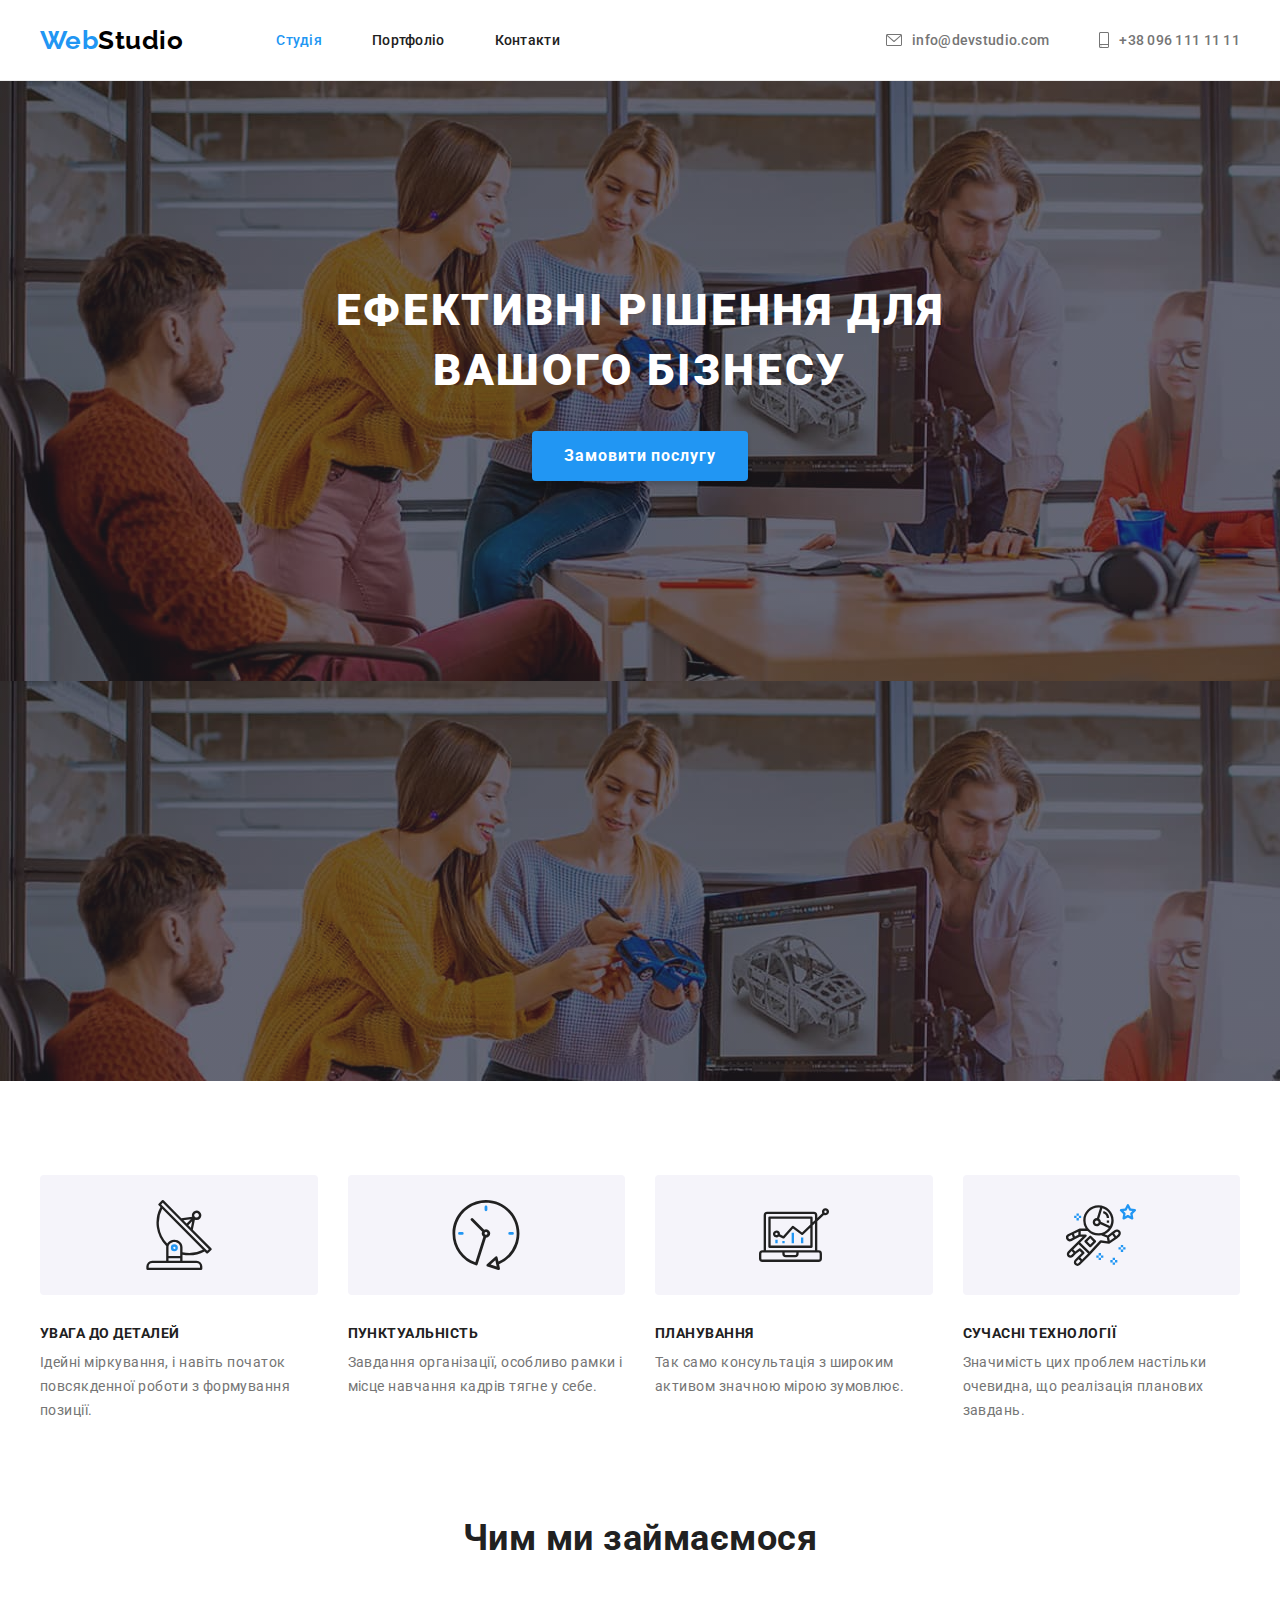
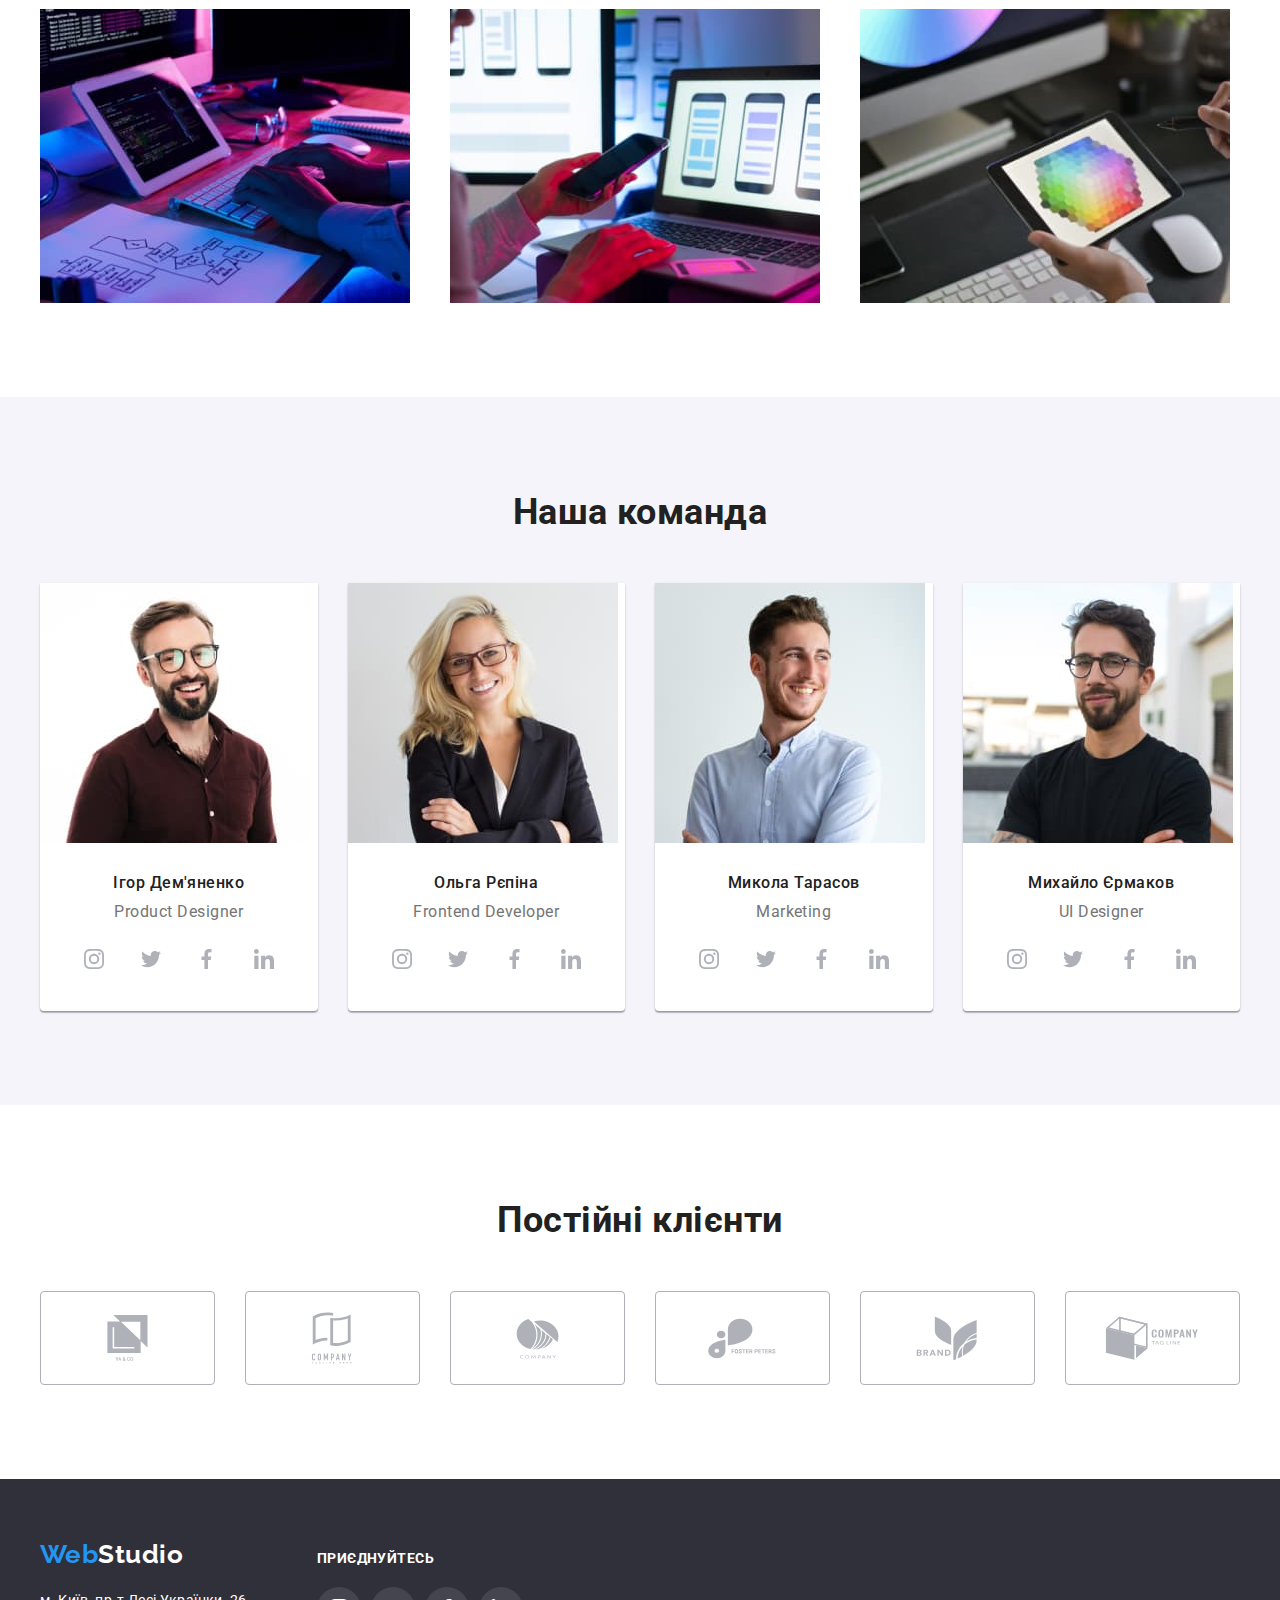
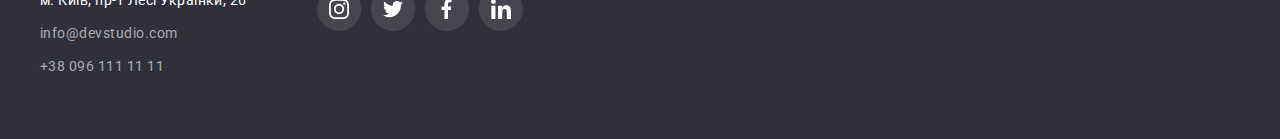
<file: index.html>
<!DOCTYPE html>

<html lang="uk">
  <head>
    <meta charset="UTF-8" />
    <meta http-equiv="X-UA-Compatible" content="IE=edge" />
    <meta name="viewport" content="width=device-width, initial-scale=1.0" />
    <link
      rel="stylesheet"
      href="https://cdnjs.cloudflare.com/ajax/libs/modern-normalize/1.1.0/modern-normalize.min.css"
      integrity="sha512-wpPYUAdjBVSE4KJnH1VR1HeZfpl1ub8YT/NKx4PuQ5NmX2tKuGu6U/JRp5y+Y8XG2tV+wKQpNHVUX03MfMFn9Q=="
      crossorigin="anonymous"
      referrerpolicy="no-referrer" />
    <link rel="stylesheet" href="./css/style.css" />
    <link rel="preconnect" href="https://fonts.googleapis.com" />
    <link rel="preconnect" href="https://fonts.gstatic.com" crossorigin />
    <link
      href="https://fonts.googleapis.com/css2?family=Raleway:wght@700&family=Roboto:wght@400;500;700;900&display=swap"
      rel="stylesheet" />
    <title>Студія веб розробки WebStudio</title>
  </head>

  <body class="page">
    <header class="header">
      <div class="container header-container">
        <nav class="header-nav">
          <a class="logo link header-logo" href="./index.html" lang="en"
            ><span class="logo--accent">Web</span
            ><span class="logo--dark">Studio</span></a
          >
          <ul class="list header-list">
            <li class="header-item">
              <a class="link header-link current" href="./index.html">Студія</a>
            </li>
            <li class="header-item">
              <a class="link header-link" href="./portfolio.html">Портфоліо</a>
            </li>
            <li class="header-item">
              <a class="link header-link" href="#">Контакти</a>
            </li>
          </ul>
        </nav>
        <ul class="list header-list">
          <li class="header-item">
            <a
              class="link header-link header-link-contacts"
              href="mailto:info@devstudio.com">
              <svg class="header-icon" width="16" height="12">
                <use href="./images/icons.svg#envelope"></use>
              </svg>
              info@devstudio.com
            </a>
          </li>
          <li class="header-item">
            <a
              class="link header-link header-link-contacts"
              href="tel:+380961111111">
              <svg class="header-icon" width="10px" height="16px">
                <use href="./images/icons.svg#smartphone"></use>
              </svg>
              +38 096 111 11 11
            </a>
          </li>
        </ul>
      </div>
    </header>
    <main>
      <!-- Hero block -->
      <section class="section section-hero">
        <div class="container hero">
          <h1 class="page-title">Ефективні рішення для вашого бізнесу</h1>
          <button class="btn main-btn" type="button">Замовити послугу</button>
        </div>
      </section>

      <!-- Features -->
      <section class="section">
        <div class="container features">
          <h2 class="visually-hidden">Наші переваги</h2>
          <ul class="list features-list card-set">
            <li class="features-item card-set-item">
              <div class="feature-icon">
                <svg width="70px" height="70px">
                  <use href="./images/icons.svg#antenna"></use>
                </svg>
              </div>
              <h3 class="feature-heading">Увага до деталей</h3>
              <p class="feature-text">
                Ідейні міркування, і навіть початок повсякденної роботи з
                формування позиції.
              </p>
            </li>
            <li class="features-item card-set-item">
              <div class="feature-icon">
                <svg width="70px" height="70px">
                  <use href="./images/icons.svg#clock"></use>
                </svg>
              </div>
              <h3 class="feature-heading">Пунктуальність</h3>
              <p class="feature-text">
                Завдання організації, особливо рамки і місце навчання кадрів
                тягне у себе.
              </p>
            </li>
            <li class="features-item card-set-item">
              <div class="feature-icon">
                <svg width="70px" height="70px">
                  <use href="./images/icons.svg#diagram"></use>
                </svg>
              </div>
              <h3 class="feature-heading">Планування</h3>
              <p class="feature-text">
                Так само консультація з широким активом значною мірою зумовлює.
              </p>
            </li>
            <li class="features-item card-set-item">
              <div class="feature-icon">
                <svg width="70px" height="70px">
                  <use href="./images/icons.svg#astronaut"></use>
                </svg>
              </div>
              <h3 class="feature-heading">Сучасні технології</h3>
              <p class="feature-text">
                Значимість цих проблем настільки очевидна, що реалізація
                планових завдань.
              </p>
            </li>
          </ul>
        </div>
      </section>

      <!-- Projects -->
      <section class="section section-projects">
        <div class="container projects">
          <h2 class="section-title">Чим ми займаємося</h2>
          <ul class="list projects-list card-set">
            <li class="projects-item card-set-item">
              <img
                src="./images/home/project-1.jpg"
                alt="Людина працює за комп'ютером"
                width="370"
                height="294" />
            </li>
            <li class="projects-item card-set-item">
              <img
                src="./images/home/project-2.jpg"
                alt="Людина тримає мобільний"
                class="projects-item"
                width="370"
                height="294" />
            </li>
            <li class="projects-item card-set-item">
              <img
                src="./images/home/project-3.jpg"
                alt="Людина тримає в руках планшет"
                width="370"
                height="294" />
            </li>
          </ul>
        </div>
      </section>

      <!-- Team -->
      <section class="section section-team">
        <div class="container team">
          <h2 class="section-title">Наша команда</h2>
          <ul class="list team-list card-set">
            <li class="card-set-item team-item">
              <img
                class="team-img"
                src="./images/home/igor-demjanko-opt.jpg"
                alt="Фото Ігоря Дем'яненко"
                width="270"
                height="260" />
              <div class="team-text">
                <h3 class="team-heading">Ігор Дем'яненко</h3>
                <p class="team-desc" lang="en">Product Designer</p>
                <ul class="list social-list">
                  <li class="social-item">
                    <a href="" class="link team-social-link social-link">
                      <svg class="team-social-icon" width="20px" height="20px">
                        <use href="./images/icons.svg#instagram"></use>
                      </svg>
                    </a>
                  </li>
                  <li class="social-item">
                    <a href="" class="link team-social-link social-link">
                      <svg class="team-social-icon" width="20px" height="20px">
                        <use href="./images/icons.svg#twitter"></use>
                      </svg>
                    </a>
                  </li>
                  <li class="social-item">
                    <a href="" class="link team-social-link social-link">
                      <svg class="team-social-icon" width="20px" height="20px">
                        <use href="./images/icons.svg#fb"></use>
                      </svg>
                    </a>
                  </li>
                  <li class="social-item">
                    <a href="" class="link team-social-link social-link">
                      <svg class="team-social-icon" width="20px" height="20px">
                        <use href="./images/icons.svg#linkedin"></use>
                      </svg>
                    </a>
                  </li>
                </ul>
              </div>
            </li>
            <li class="card-set-item team-item">
              <img
                class="team-img"
                src="./images/home/olga-repina-opt.jpg"
                alt="Фото Ольги Рєпіної"
                width="270"
                height="260" />
              <div class="team-text">
                <h3 class="team-heading">Ольга Рєпіна</h3>
                <p class="team-desc" lang="en">Frontend Developer</p>
                <ul class="list social-list">
                  <li class="social-item">
                    <a href="" class="link team-social-link social-link">
                      <svg class="team-social-icon" width="20px" height="20px">
                        <use href="./images/icons.svg#instagram"></use>
                      </svg>
                    </a>
                  </li>
                  <li class="social-item">
                    <a href="" class="link team-social-link social-link">
                      <svg class="team-social-icon" width="20px" height="20px">
                        <use href="./images/icons.svg#twitter"></use>
                      </svg>
                    </a>
                  </li>
                  <li class="social-item">
                    <a href="" class="link team-social-link social-link">
                      <svg class="team-social-icon" width="20px" height="20px">
                        <use href="./images/icons.svg#fb"></use>
                      </svg>
                    </a>
                  </li>
                  <li class="social-item">
                    <a href="" class="link team-social-link social-link">
                      <svg class="team-social-icon" width="20px" height="20px">
                        <use href="./images/icons.svg#linkedin"></use>
                      </svg>
                    </a>
                  </li>
                </ul>
              </div>
            </li>
            <li class="card-set-item team-item">
              <img
                class="team-img"
                src="./images/home/mykola-tarasov-opt.jpg"
                alt="Фото Микола Тарасов"
                width="270"
                height="260" />
              <div class="team-text">
                <h3 class="team-heading">Микола Тарасов</h3>
                <p class="team-desc" lang="en">Marketing</p>
                <ul class="list social-list">
                  <li class="social-item">
                    <a href="" class="link team-social-link social-link">
                      <svg class="team-social-icon" width="20px" height="20px">
                        <use href="./images/icons.svg#instagram"></use>
                      </svg>
                    </a>
                  </li>
                  <li class="social-item">
                    <a href="" class="link team-social-link social-link">
                      <svg class="team-social-icon" width="20px" height="20px">
                        <use href="./images/icons.svg#twitter"></use>
                      </svg>
                    </a>
                  </li>
                  <li class="social-item">
                    <a href="" class="link team-social-link social-link">
                      <svg class="team-social-icon" width="20px" height="20px">
                        <use href="./images/icons.svg#fb"></use>
                      </svg>
                    </a>
                  </li>
                  <li class="social-item">
                    <a href="" class="link team-social-link social-link">
                      <svg class="team-social-icon" width="20px" height="20px">
                        <use href="./images/icons.svg#linkedin"></use>
                      </svg>
                    </a>
                  </li>
                </ul>
              </div>
            </li>
            <li class="card-set-item team-item">
              <img
                class="team-img"
                src="./images/home/myhajlo-yermakov-opt.jpg"
                alt="Фото Михайло Єрмаков"
                width="270"
                height="260" />
              <div class="team-text">
                <h3 class="team-heading">Михайло Єрмаков</h3>
                <p class="team-desc" lang="en">UI Designer</p>
                <ul class="list social-list">
                  <li class="social-item">
                    <a href="" class="link team-social-link social-link">
                      <svg class="team-social-icon" width="20px" height="20px">
                        <use href="./images/icons.svg#instagram"></use>
                      </svg>
                    </a>
                  </li>
                  <li class="social-item">
                    <a href="" class="link team-social-link social-link">
                      <svg class="team-social-icon" width="20px" height="20px">
                        <use href="./images/icons.svg#twitter"></use>
                      </svg>
                    </a>
                  </li>
                  <li class="social-item">
                    <a href="" class="link team-social-link social-link">
                      <svg class="team-social-icon" width="20px" height="20px">
                        <use href="./images/icons.svg#fb"></use>
                      </svg>
                    </a>
                  </li>
                  <li class="social-item">
                    <a href="" class="link team-social-link social-link">
                      <svg class="team-social-icon" width="20px" height="20px">
                        <use href="./images/icons.svg#linkedin"></use>
                      </svg>
                    </a>
                  </li>
                </ul>
              </div>
            </li>
          </ul>
        </div>
      </section>

      <!-- /*----------  Our clients section  ----------*/ -->
      <section class="section section-clients">
        <div class="container clients">
          <h2 class="section-title">Постійні клієнти</h2>
          <ul class="list clients-list card-set">
            <li class="clients-item card-set-item">
              <a href="#" class="link clients-link">
                <svg class="clients-icon" height="46px" width="41px">
                  <use href="./images/icons.svg#company-0"></use>
                </svg>
              </a>
            </li>
            <li class="clients-item card-set-item">
              <a href="#" class="link clients-link">
                <svg class="clients-icon" width="40px" height="52px">
                  <use href="./images/icons.svg#company-1"></use>
                </svg>
              </a>
            </li>
            <li class="clients-item card-set-item">
              <a href="#" class="link clients-link">
                <svg class="clients-icon" width="43px" height="41px">
                  <use href="./images/icons.svg#company-2"></use>
                </svg>
              </a>
            </li>
            <li class="clients-item card-set-item">
              <a href="#" class="link clients-link">
                <svg class="clients-icon" width="84px" height="41px">
                  <use href="./images/icons.svg#company-3"></use>
                </svg>
              </a>
            </li>
            <li class="clients-item card-set-item">
              <a href="#" class="link clients-link">
                <svg class="clients-icon" width="62px" height="45px">
                  <use href="./images/icons.svg#company-4"></use>
                </svg>
              </a>
            </li>
            <li class="clients-item card-set-item">
              <a href="#" class="link clients-link">
                <svg class="clients-icon" width="94px" height="44px">
                  <use href="./images/icons.svg#company-5"></use>
                </svg>
              </a>
            </li>
          </ul>
        </div>
      </section>
    </main>
    <footer class="footer">
      <div class="container footer-container">
        <div class="footer-column footer-contacts">
          <a class="link logo" href="./index.html" lang="en"
            ><span class="logo--accent">Web</span
            ><span class="logo--contrast">Studio</span></a
          >
          <address class="footer-address">
            <ul class="list footer-list">
              <li class="footer-item">
                <a
                  class="link footer-link map-link"
                  href="https://goo.gl/maps/CPtrU1FHBa2aNyZL9"
                  target="_blank"
                  rel="noopener noreferrer nofollow"
                  >м. Київ, пр-т Лесі Українки, 26</a
                >
              </li>
              <li class="footer-item">
                <a
                  class="link footer-link footer-link-contacts"
                  href="mailto:info@devstudio.com"
                  >info@devstudio.com</a
                >
              </li>
              <li class="footer-item">
                <a
                  class="link footer-link footer-link-contacts"
                  href="tel:+380961111111"
                  >+38 096 111 11 11</a
                >
              </li>
            </ul>
          </address>
        </div>
        <div class="footer-column">
          <h2 class="footer-heading">Приєднуйтесь</h2>
          <ul class="list social-list">
            <li class="social-item">
              <a href="#" class="link social-link footer-social-link">
                <svg class="footer-social-icon" width="20px" height="20px">
                  <use href="./images/icons.svg#instagram"></use>
                </svg>
              </a>
            </li>
            <li class="social-item">
              <a href="#" class="link social-link footer-social-link">
                <svg class="footer-social-icon" width="20px" height="20px">
                  <use href="./images/icons.svg#twitter"></use>
                </svg>
              </a>
            </li>
            <li class="social-item">
              <a href="#" class="link social-link footer-social-link">
                <svg class="footer-social-icon" width="20px" height="20px">
                  <use href="./images/icons.svg#fb"></use>
                </svg>
              </a>
            </li>
            <li class="social-item">
              <a href="#" class="link social-link footer-social-link">
                <svg class="footer-social-icon" width="20px" height="20px">
                  <use href="./images/icons.svg#linkedin"></use>
                </svg>
              </a>
            </li>
          </ul>
        </div>
      </div>
    </footer>
  </body>
</html>
</file>
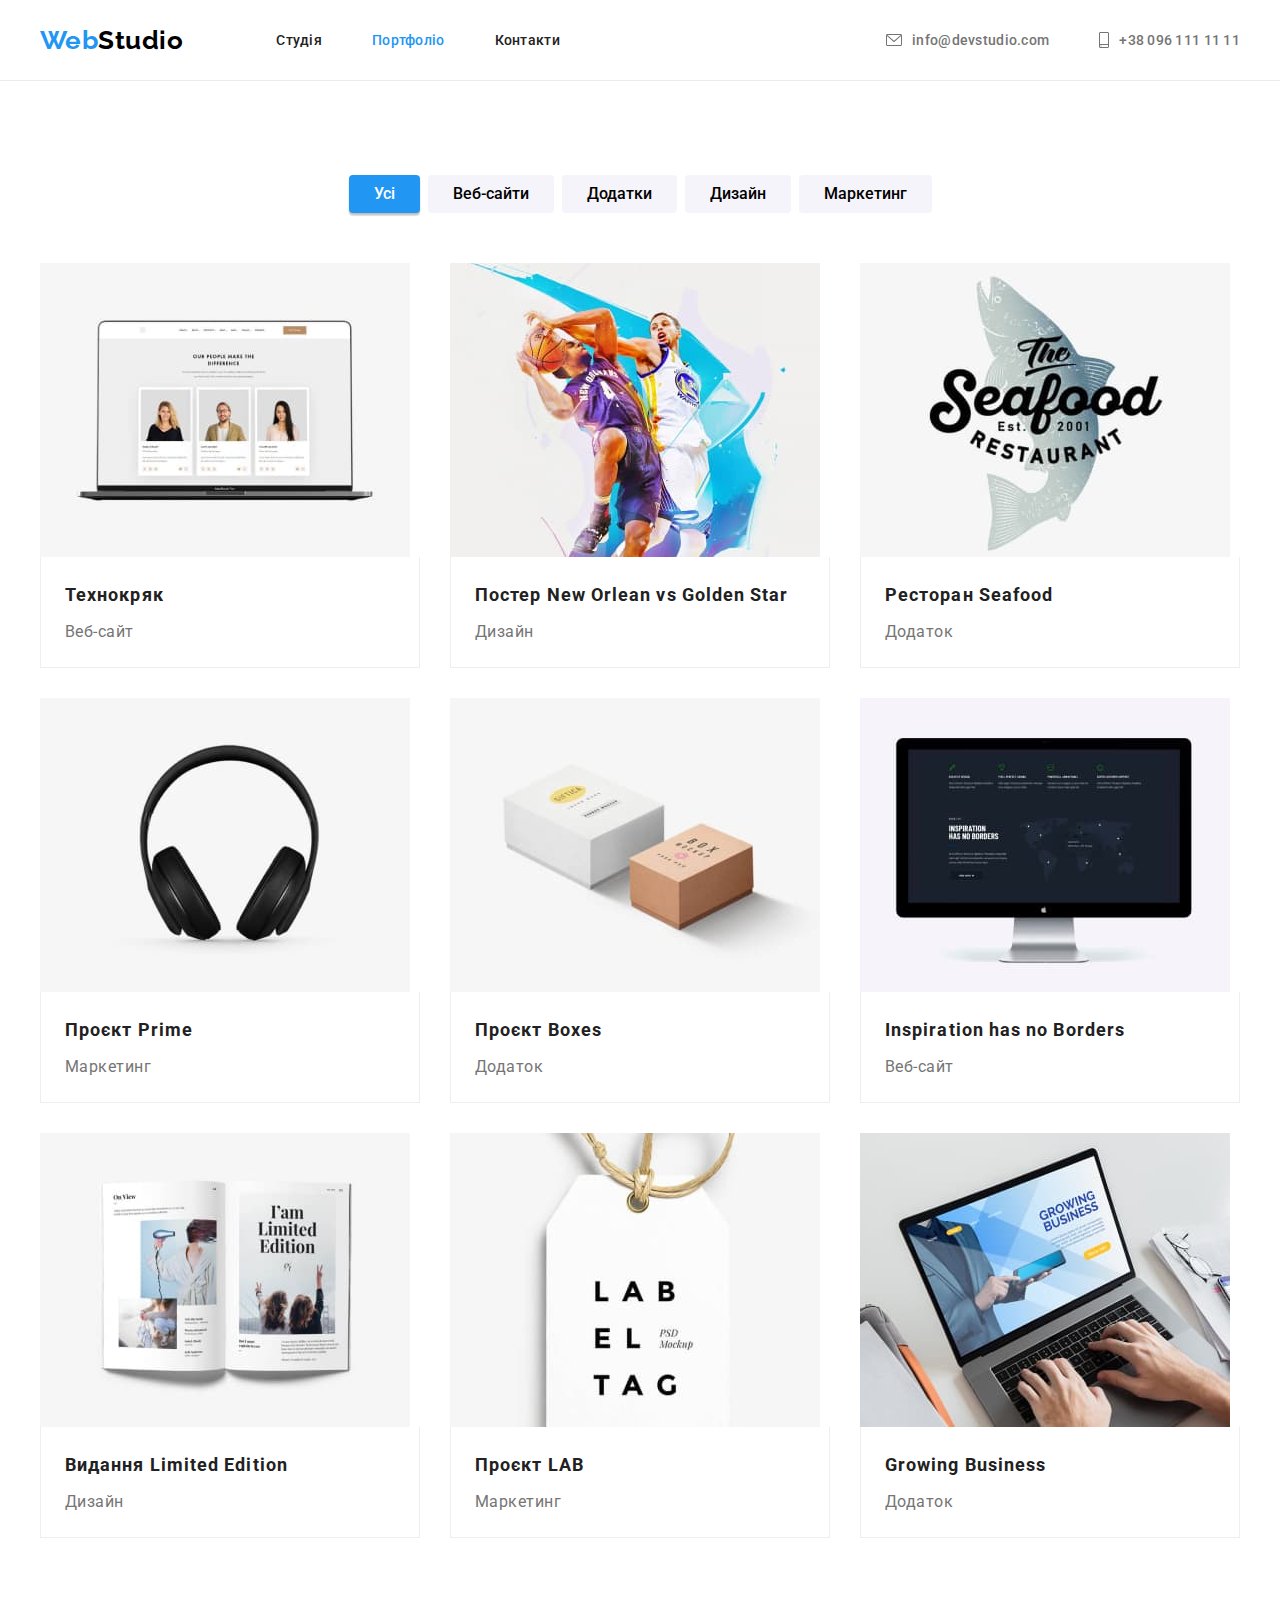
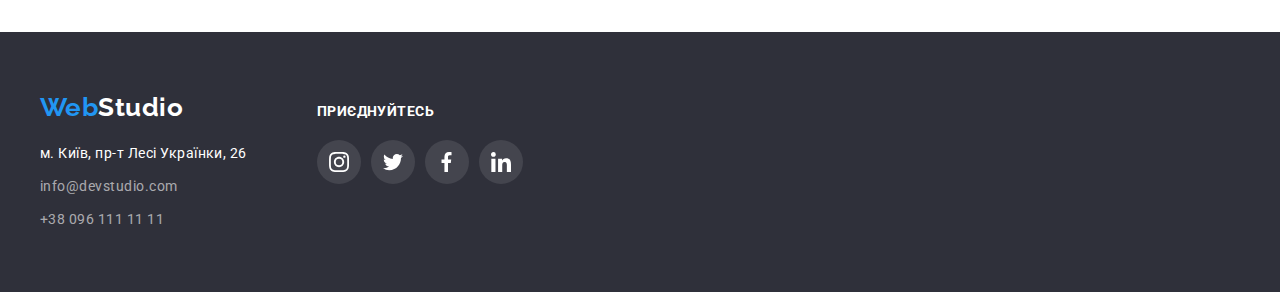
<file: portfolio.html>
<!DOCTYPE html>
<html lang="uk">
  <head>
    <meta charset="UTF-8" />
    <meta http-equiv="X-UA-Compatible" content="IE=edge" />
    <meta name="viewport" content="width=device-width, initial-scale=1.0" />
    <link
      rel="stylesheet"
      href="https://cdnjs.cloudflare.com/ajax/libs/modern-normalize/1.1.0/modern-normalize.min.css"
      integrity="sha512-wpPYUAdjBVSE4KJnH1VR1HeZfpl1ub8YT/NKx4PuQ5NmX2tKuGu6U/JRp5y+Y8XG2tV+wKQpNHVUX03MfMFn9Q=="
      crossorigin="anonymous"
      referrerpolicy="no-referrer" />
    <link rel="stylesheet" href="./css/style.css" />
    <link rel="preconnect" href="https://fonts.googleapis.com" />
    <link rel="preconnect" href="https://fonts.gstatic.com" crossorigin />
    <link
      href="https://fonts.googleapis.com/css2?family=Raleway:wght@700&family=Roboto:wght@400;500;700;900&display=swap"
      rel="stylesheet" />
    <title>Студія веб розробки WebStudio</title>
  </head>

  <body class="page">
    <header class="header">
      <div class="container header-container">
        <nav class="header-nav">
          <a class="logo link header-logo" href="./index.html" lang="en"
            ><span class="logo--accent">Web</span
            ><span class="logo--dark">Studio</span></a
          >
          <ul class="list header-list">
            <li class="header-item">
              <a class="link header-link" href="./index.html">Студія</a>
            </li>
            <li class="header-item">
              <a class="link header-link current" href="./portfolio.html">Портфоліо</a>
            </li>
            <li class="header-item">
              <a class="link header-link" href="#">Контакти</a>
            </li>
          </ul>
        </nav>
        <ul class="list header-list">
          <li class="header-item">
            <a
              class="link header-link header-link-contacts"
              href="mailto:info@devstudio.com">
              <svg class="header-icon" width="16" height="12">
                <use href="./images/icons.svg#envelope"></use>
              </svg>
              info@devstudio.com
            </a>
          </li>
          <li class="header-item">
            <a
              class="link header-link header-link-contacts"
              href="tel:+380961111111">
              <svg class="header-icon" width="10px" height="16px">
                <use href="./images/icons.svg#smartphone"></use>
              </svg>
              +38 096 111 11 11
            </a>
          </li>
        </ul>
      </div>
    </header>
    <main>
      <section class="section">
        <div class="container portfolio">
          <h2 class="visually-hidden">Наші проєкти</h2>
          <ul class="list portfolio-filters">
            <li class="portfolio-filter">
              <button class="btn btn-filter active" type="button">Усі</button>
            </li>
            <li class="portfolio-filter">
              <button class="btn btn-filter" type="button">Веб-сайти</button>
            </li>
            <li class="portfolio-filter">
              <button class="btn btn-filter" type="button">Додатки</button>
            </li>
            <li class="portfolio-filter">
              <button class="btn btn-filter" type="button">Дизайн</button>
            </li>
            <li class="portfolio-filter">
              <button class="btn btn-filter" type="button">Маркетинг</button>
            </li>
          </ul>
          <ul class="list portfolio-list card-set">
            <li class="portfolio-item card-set-item">
              <a class="link portfolio-link" href="#">
                <img
                  src="./images/portfolio/project-website-tehnokrjak-compress.jpg"
                  alt="Ноутбук з зображенням команди на екрані"
                  width="370"
                  height="294" />
                <div class="portfolio-text">
                  <h3 class="portfolio-heading">Технокряк</h3>
                  <p class="portfolio-desc">Веб-сайт</p>
                </div>
              </a>
            </li>
            <li class="portfolio-item card-set-item">
              <a class="link portfolio-link" href="#">
                <img
                  src="./images/portfolio/project-poster-compress.jpg"
                  alt=""
                  width="370"
                  height="294" />
                <div class="portfolio-text">
                  <h3 class="portfolio-heading">
                    Постер New Orlean vs Golden Star
                  </h3>
                  <p class="portfolio-desc">Дизайн</p>
                </div>
              </a>
            </li>
            <li class="portfolio-item card-set-item">
              <a class="link portfolio-link" href="#">
                <img
                  src="./images/portfolio/project-restaurant-seafood-compress.jpg"
                  alt=""
                  width="370"
                  height="294" />
                <div class="portfolio-text">
                  <h3 class="portfolio-heading">Ресторан Seafood</h3>
                  <p class="portfolio-desc">Додаток</p>
                </div>
              </a>
            </li>
            <li class="portfolio-item card-set-item">
              <a class="link portfolio-link" href="#">
                <img
                  src="./images/portfolio/project-prime-compress.jpg"
                  alt=""
                  width="370"
                  height="294" />
                <div class="portfolio-text">
                  <h3 class="portfolio-heading">Проєкт Prime</h3>
                  <p class="portfolio-desc">Маркетинг</p>
                </div>
              </a>
            </li>
            <li class="portfolio-item card-set-item">
              <a class="link portfolio-link" href="#">
                <img
                  src="./images/portfolio/project-boxes-compress.jpg"
                  alt=""
                  width="370"
                  height="294" />
                <div class="portfolio-text">
                  <h3 class="portfolio-heading">Проєкт Boxes</h3>
                  <p class="portfolio-desc">Додаток</p>
                </div>
              </a>
            </li>
            <li class="portfolio-item card-set-item">
              <a class="link portfolio-link" href="#">
                <img
                  src="./images/portfolio/project-6-compress.jpg"
                  alt=""
                  width="370"
                  height="294" />
                <div class="portfolio-text">
                  <h3 class="portfolio-heading" lang="en">
                    Inspiration has no Borders
                  </h3>
                  <p class="portfolio-desc">Веб-сайт</p>
                </div>
              </a>
            </li>
            <li class="portfolio-item card-set-item">
              <a class="link portfolio-link" href="#">
                <img
                  src="./images/portfolio/project-limited-edition-compress.jpg"
                  alt=""
                  width="370"
                  height="294" />
                <div class="portfolio-text">
                  <h3 class="portfolio-heading">Видання Limited Edition</h3>
                  <p class="portfolio-desc">Дизайн</p>
                </div>
              </a>
            </li>
            <li class="portfolio-item card-set-item">
              <a class="link portfolio-link" href="#">
                <img
                  src="./images/portfolio/project-lab-compress.jpg"
                  alt=""
                  width="370"
                  height="294" />
                <div class="portfolio-text">
                  <h3 class="portfolio-heading">Проєкт LAB</h3>
                  <p class="portfolio-desc">Маркетинг</p>
                </div>
              </a>
            </li>
            <li class="portfolio-item card-set-item">
              <a class="link portfolio-link" href="#">
                <img
                  src="./images/portfolio/project-9-compress.jpg"
                  alt=""
                  width="370"
                  height="294" />
                <div class="portfolio-text">
                  <h3 class="portfolio-heading" lang="en">Growing Business</h3>
                  <p class="portfolio-desc">Додаток</p>
                </div>
              </a>
            </li>
          </ul>
        </div>
      </section>
    </main>

    <footer class="footer">
      <div class="container footer-container">
        <div class="footer-column footer-contacts">
          <a class="link logo" href="./index.html" lang="en"
            ><span class="logo--accent">Web</span
            ><span class="logo--contrast">Studio</span></a
          >
          <address class="footer-address">
            <ul class="list footer-list">
              <li class="footer-item">
                <a
                  class="link footer-link map-link"
                  href="https://goo.gl/maps/CPtrU1FHBa2aNyZL9"
                  target="_blank"
                  rel="noopener noreferrer nofollow"
                  >м. Київ, пр-т Лесі Українки, 26</a
                >
              </li>
              <li class="footer-item">
                <a
                  class="link footer-link footer-link-contacts"
                  href="mailto:info@devstudio.com"
                  >info@devstudio.com</a
                >
              </li>
              <li class="footer-item">
                <a
                  class="link footer-link footer-link-contacts"
                  href="tel:+380961111111"
                  >+38 096 111 11 11</a
                >
              </li>
            </ul>
          </address>
        </div>
        <div class="footer-column">
          <h2 class="footer-heading">Приєднуйтесь</h2>
          <ul class="list social-list">
            <li class="social-item">
              <a href="#" class="link social-link footer-social-link">
                <svg class="footer-social-icon" width="20px" height="20px">
                  <use href="./images/icons.svg#instagram"></use>
                </svg>
              </a>
            </li>
            <li class="social-item">
              <a href="#" class="link social-link footer-social-link">
                <svg class="footer-social-icon" width="20px" height="20px">
                  <use href="./images/icons.svg#twitter"></use>
                </svg>
              </a>
            </li>
            <li class="social-item">
              <a href="#" class="link social-link footer-social-link">
                <svg class="footer-social-icon" width="20px" height="20px">
                  <use href="./images/icons.svg#fb"></use>
                </svg>
              </a>
            </li>
            <li class="social-item">
              <a href="#" class="link social-link footer-social-link">
                <svg class="footer-social-icon" width="20px" height="20px">
                  <use href="./images/icons.svg#linkedin"></use>
                </svg>
              </a>
            </li>
          </ul>
        </div>
      </div>
    </footer>
  </body>
</html>
</file>
<file: css/style.css>
/*=============================================
=            General rules            =
=============================================*/

/*----------  Global rules  ----------*/

:root {
  --color-white: #fff;
  --color-white-opacity-1: rgba(255, 255, 255, 0.1);
  --color-black: #000;

  --color-brand-1: #2196f3;
  --color-brand-2: var(--color-black);

  --color-font-1: #212121;
  --color-font-2: #757575;
  --color-font-3-c: var(--color-white);
  --color-font-4-t: rgba(255, 255, 255, 0.6);

  --color-site-1: #2f303a;
  --color-site-2: #f5f4fa;
  --color-site-3: #eee;
  --color-site-gray-1: #ececec;
  --color-site-gray-2: #afb1b8;
  /*fill icons*/

  --color-btn-active: #188ce8;

  --container-width: 1200px;
  --container-padding-h: 15px;

  --items: 1;
  --indent: 30px;
  --diametr-social-link: 44px;
}

.page {
  font-family: 'Roboto', sans-serif;
  letter-spacing: 0.03em;

  color: var(--color-font-1);
  margin: 0;
}

/*----------  Resets  ----------*/

h1,
h2,
h3,
h4,
p {
  margin: 0;
}

img {
  display: block;
  max-width: 100%;
  height: auto;
}

.link {
  text-decoration: none;
  color: inherit;
}

.list {
  list-style-type: none;

  margin: 0;
  padding-left: 0;
}

/*----------  Hidden  ----------*/

.visually-hidden:not(:focus):not(:active) {
  position: absolute;

  width: 1px;
  height: 1px;
  margin: -1px;
  border: 0;
  padding: 0;

  white-space: nowrap;

  clip-path: inset(100%);
  clip: rect(0 0 0 0);
  overflow: hidden;
}

/*----------  Basic rules  ----------*/

.container {
  max-width: var(--container-width);
  width: 100%;
  padding-left: var(--container-padding-h);
  padding-right: var(--container-padding-h);
  margin: 0 auto;
}

.section {
  padding: 94px 0;
}

.section-title {
  font-weight: 700;
  font-size: 36px;
  line-height: 1.17;
  text-align: center;

  margin-bottom: 50px;
}

/*----------  Card set  ----------*/

.card-set {
  display: flex;
  flex-wrap: wrap;
  gap: var(--indent);
}

.card-set-item {
  flex-basis: calc((100% - var(--indent) * (var(--items) - 1)) / var(--items));
}

/*----------  Buttons  ----------*/

.btn {
  font-family: inherit;
  cursor: pointer;
}

.main-btn {
  font-weight: 700;
  font-size: 16px;
  line-height: 1.88;
  text-align: center;
  letter-spacing: 0.06em;
  color: var(--color-font-3-c);

  padding: 10px 32px;

  border: 0;
  border-radius: 4px;

  box-shadow: 0px 4px 4px rgba(0, 0, 0, 0.15);
  background-color: var(--color-brand-1);
}

.main-btn:active {
  background-color: var(--color-btn-active);
}

/*----------  Social links  ----------*/
.social-list {
  display: flex;
  align-items: center;
  justify-content: space-between;
  gap: 10px;
}

.social-item {
  width: var(--diametr-social-link);
  height: var(--diametr-social-link);

  border-radius: 50%;
}

.social-link {
  display: flex;
  justify-content: center;
  align-items: center;

  width: 100%;
  height: 100%;

  border-radius: inherit;
}

/*----------  Logo  ----------*/

.logo {
  font-family: 'Raleway', sans-serif;
  font-weight: 700;
  font-size: 26px;
}

.logo--accent {
  color: var(--color-brand-1);
}

.logo--dark {
  color: var(--color-brand-2);
}

.logo--contrast {
  color: var(--color-font-3-c);
}

/*=====  End of General rules  ======*/

/*=============================================
=            Header            =
=============================================*/

.header {
  border-bottom: 1px solid var(--color-site-gray-1);
}

.header-container {
  display: flex;
  justify-content: space-between;
}

.header-nav {
  display: flex;
  align-items: center;
}

.header-logo {
  margin-right: 93px;
}

.header-list {
  display: flex;
  gap: 50px;
  align-items: center;
}

.header-link {
  font-weight: 500;
  font-size: 14px;
  letter-spacing: 0.02em;

  display: inline-block;
  padding: 32px 0;
}

.header-link.current {
  color: var(--color-brand-1);
}

.header-link:focus,
.header-link:hover,
.footer-link:focus,
.footer-link:hover {
  color: var(--color-brand-1);
  fill: var(--color-brand-1);
}

.header-link-contacts {
  color: var(--color-font-2);
  display: flex;
  align-items: center;
  justify-content: space-between;
  gap: 10px;
}

.header-icon {
  fill: currentColor;
}
/*=====  End of Header  ======*/

/*=============================================
=            Footer            =
=============================================*/

.footer {
  background-color: var(--color-site-1);

  padding-top: 60px;
  padding-bottom: 60px;
}

.footer-container {
  display: flex;
  align-items: baseline;
  gap: 70px;
}

.footer-heading {
  font-weight: 700;
  font-size: 14px;
  line-height: 1.14;
  letter-spacing: 0.03em;
  text-transform: uppercase;

  color: var(--color-white);

  margin-bottom: 20px;
}

.footer-address {
  font-style: normal;

  margin-top: 20px;
}

.footer-list {
  display: flex;
  flex-direction: column;
  align-items: flex-start;
  justify-content: space-between;
  gap: 9px;
}

.footer-link {
  font-size: 14px;
  line-height: 1.71;
}

.map-link {
  color: var(--color-font-3-c);
}

.footer-link-contacts {
  color: var(--color-font-4-t);
}

.footer-social-link {
  background-color: var(--color-white-opacity-1);
  color: var(--color-white);
}

.footer-social-icon {
  fill: currentColor;
}

.footer-social-link:hover,
.footer-social-link:focus {
  background-color: var(--color-brand-1);
}

/*=====  End of Footer  ======*/

/*=============================================
=            Main index.html            =
=============================================*/

/*----------  Hero section  ----------*/

.section-hero {
  max-width: 1600px;
  min-height: 600px;

  margin: auto;
  padding: 200px 0;

  background-image: linear-gradient(
      rgba(47, 48, 58, 0.4),
      rgba(47, 48, 58, 0.4)
    ),
    url(../images/home/hero-bg.jpg);
  background-color: var(--color-site-1);
}

.hero {
  display: flex;
  flex-direction: column;
  justify-content: space-between;
  align-items: center;
  gap: 30px;
}

.page-title {
  max-width: 696px;
  font-weight: 900;
  font-size: 44px;
  line-height: 1.36;
  letter-spacing: 0.06em;
  text-transform: uppercase;
  text-align: center;

  color: var(--color-font-3-c);
}

/*----------  Features section  ----------*/

.features-item {
  --items: 4;
}

.feature-icon {
  display: flex;
  justify-content: center;
  align-items: center;

  height: 120px;
  margin-bottom: 30px;

  border-radius: 4px;

  background-color: var(--color-site-2);
}

.feature-heading {
  font-weight: 700;
  font-size: 14px;
  text-transform: uppercase;

  margin-bottom: 10px;
}

.feature-text {
  font-size: 14px;
  line-height: 1.71;

  color: var(--color-font-2);
}

/*----------  Projects session  ----------*/

.section-projects {
  padding-top: 0;
}

.projects-item {
  --items: 3;
}

/*----------  Team section  ----------*/

.section-team {
  background-color: var(--color-site-2);
}

.team-item {
  --items: 4;

  background-color: var(--color-white);
  box-shadow: 0px 1px 3px rgba(0, 0, 0, 0.12), 0px 1px 1px rgba(0, 0, 0, 0.14),
    0px 2px 1px rgba(0, 0, 0, 0.2);

  border-radius: 0 0 4px 4px;
}

.team-text {
  padding: 30px 32px;

  /* border-radius: 0 0 4px 4px; */
}

.team-heading {
  font-weight: 500;
  font-size: 16px;
  text-align: center;

  margin-bottom: 10px;
}

.team-desc {
  font-size: 16px;
  text-align: center;

  margin-bottom: 16px;
  color: var(--color-font-2);
}

.team-social-link {
  color: var(--color-site-gray-2);
}

.team-social-icon {
  fill: currentColor;
}

.team-social-link:hover,
.team-social-link:focus{
  background-color: var(--color-brand-1);
  color: var(--color-white);
}

/* .team-social-link:hover .team-social-icon { */

/*----------  Clients section  ----------*/

.clients-item {
  --items: 6;
}

.clients-link {
  display: flex;
  justify-content: center;
  align-items: center;
  height: 92px;

  border: 1px solid var(--color-site-gray-2);
  border-radius: 4px;

  color: var(--color-site-gray-2);
}

.clients-icon {
  fill: currentColor;
}


.clients-link:hover,
.clients-link:focus {
  border-color: var(--color-brand-1);

  color: var(--color-brand-1);
}

/*=====  End of Main  ======*/

/*=============================================
=            Main portfolio.html            =
=============================================*/

.portfolio-filters {
  display: flex;
  justify-content: center;
  gap: 8px;

  margin-bottom: 50px;
}

.portfolio-list {
  --items: 3;
}

.portfolio-link {
  display: block;
}

.portfolio-link:hover,
.portfolio-link:focus {
  box-shadow: 0px 1px 1px rgba(0, 0, 0, 0.12), 0px 4px 4px rgba(0, 0, 0, 0.06),
    1px 4px 6px rgba(0, 0, 0, 0.16);
}

.btn-filter {
  font-weight: 500;
  font-size: 16px;
  line-height: 1.62;
  text-align: center;

  padding: 6px 25px;

  border: none;
  border-radius: 4px;

  background-color: var(--color-site-2);
}

.btn-filter.active,
.btn-filter:focus,
.btn-filter:hover {
  background-color: var(--color-brand-1);
  color: var(--color-font-3-c);

  box-shadow: 0px 3px 1px rgba(0, 0, 0, 0.1), 0px 1px 2px rgba(0, 0, 0, 0.08), 0px 2px 2px rgba(0, 0, 0, 0.12);
}

.portfolio-text {
  padding: 20px 24px;

  border: 1px solid var(--color-site-3);
  border-top: none;
}

.portfolio-heading {
  font-weight: 700;
  font-size: 18px;
  line-height: 2;
  letter-spacing: 0.06em;

  margin-bottom: 4px;
}

.portfolio-desc {
  font-size: 16px;
  line-height: 1.88;

  color: var(--color-font-2);
}

/*=====  End of Main portfolio.html  ======*/
</file>
